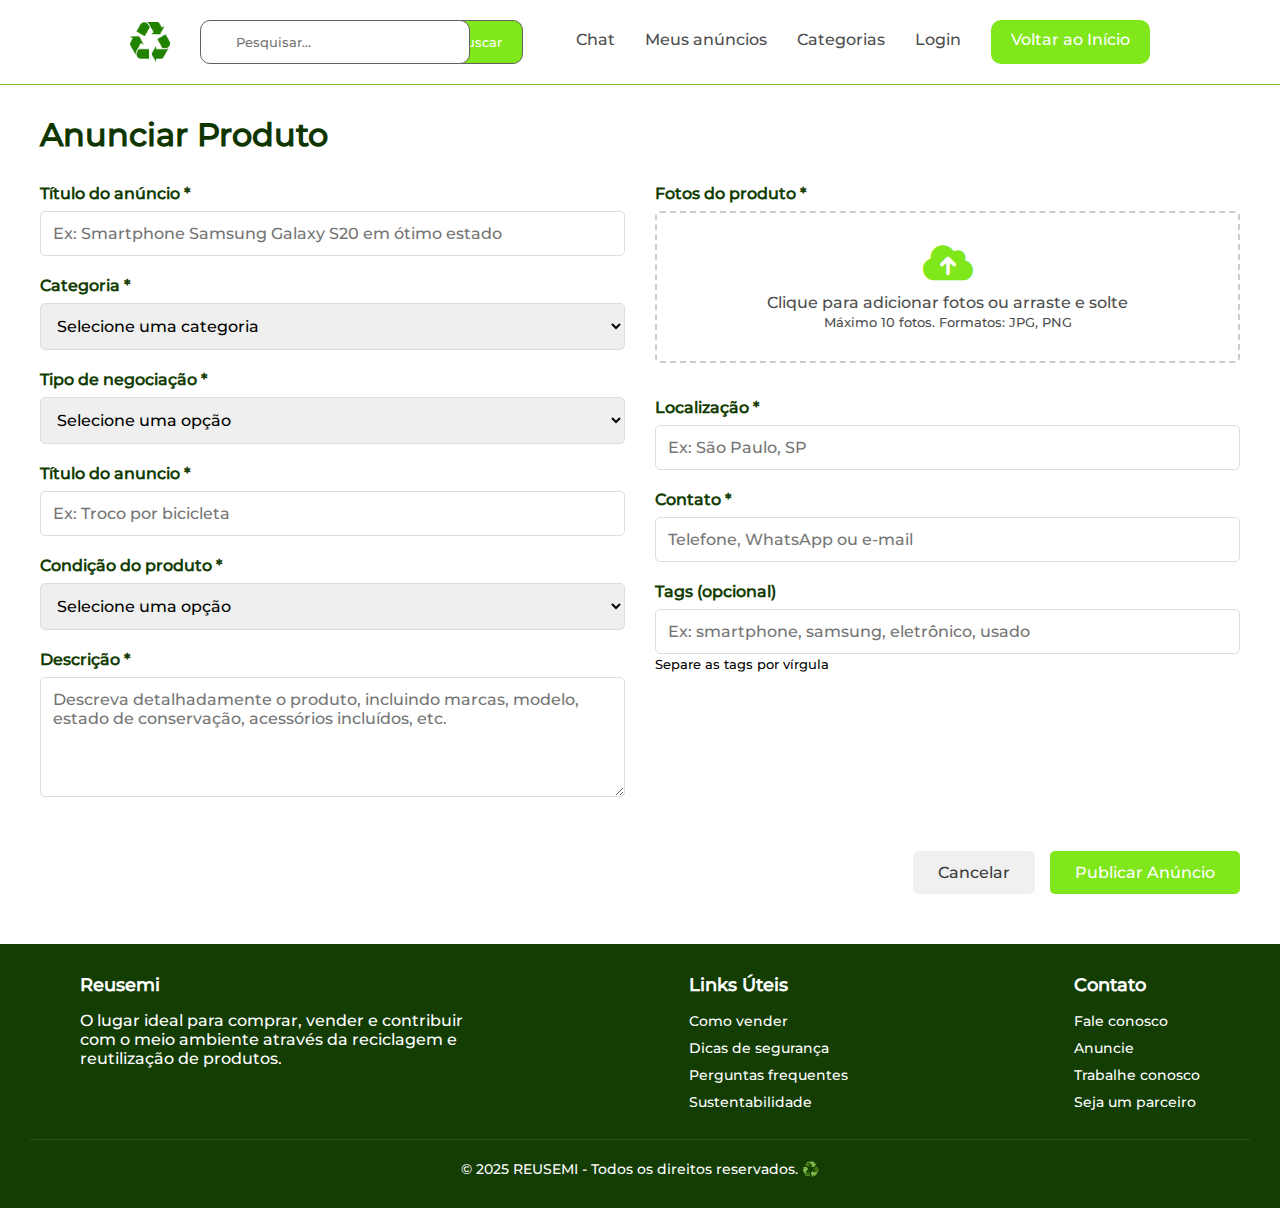
<file: anunciar.html>
<!DOCTYPE html>
<html lang="pt-br">
<head>
    <meta charset="UTF-8">
    <meta name="viewport" content="width=device-width, initial-scale=1.0">
    <title>Anunciar Produto - Reusemi</title>
    <link rel="stylesheet" href="https://cdnjs.cloudflare.com/ajax/libs/font-awesome/6.4.0/css/all.min.css">
    <link rel="shortcut icon" href="images/favicon-32x32.png" type="image/x-icon">
    <link rel="stylesheet" href="anunciar.css">
</head>
<body>
    <header>
        <div class="header-esquerda">
            <img class="logo" src="images/logo.png" alt="logo">
            <form action="/buscar" method="GET">
                <button class="buscar" type="submit">Buscar</button>
                <input class="pesquisar" type="search" name="q" placeholder="Pesquisar...">        
            </form>
        </div>

        <div class="header-group-links">
            <nav>
                <a class="header-link" href="#" id="chat-link">Chat</a>
                <a class="header-link" href="#">Meus anúncios</a>
                <a class="header-link" href="#">Categorias</a>
                <a class="header-link" href="login.html">Login</a>
            </nav>
            <a class="header-special" href="index.html">Voltar ao Início</a>
        </div>
    </header>

    <div class="linha-fina"></div>

    <div class="anuncio-container">
        <h1 class="anuncio-titulo">Anunciar Produto</h1>
        
        <form id="form-anuncio" class="anuncio-form">
            <div class="form-coluna">
                <div class="form-grupo">
                    <label for="titulo">Título do anúncio *</label>
                    <input type="text" id="titulo" name="titulo" required placeholder="Ex: Smartphone Samsung Galaxy S20 em ótimo estado">
                </div>
                
                <div class="form-grupo">
                    <label for="categoria">Categoria *</label>
                    <select id="categoria" name="categoria" required>
                        <option value="">Selecione uma categoria</option>
                        <option value="eletronicos">Eletrônicos</option>
                        <option value="moveis">Móveis</option>
                        <option value="moda">Moda</option>
                        <option value="esportes">Esportes</option>
                        <option value="veiculos">Veículos</option>
                        <option value="imoveis">Imóveis</option>
                        <option value="reciclados">Produtos Reciclados</option>
                    </select>
                </div>
                
                <div class="form-grupo">
                    <label for="tipo-negociacao">Tipo de negociação *</label>
                    <select id="tipo-negociacao" name="tipo-negociacao" required>
                        <option value="">Selecione uma opção</option>
                        <option value="troca">Troca</option>
                        <option value="doacao">Doação</option>
                    </select>
                </div>
                
                <div class="form-grupo">
                    <label for="valor">Título do anuncio *</label>
                    <input type="text" id="valor" name="valor" required placeholder="Ex: Troco por bicicleta">
                </div>
                
                <div class="form-grupo">
                    <label for="condicao">Condição do produto *</label>
                    <select id="condicao" name="condicao" required>
                        <option value="">Selecione uma opção</option>
                        <option value="novo">Novo</option>
                        <option value="usado">Usado</option>
                        <option value="recondicionado">Recondicionado</option>
                    </select>
                </div>
                
                <div class="form-grupo">
                    <label for="descricao">Descrição *</label>
                    <textarea id="descricao" name="descricao" required placeholder="Descreva detalhadamente o produto, incluindo marcas, modelo, estado de conservação, acessórios incluídos, etc."></textarea>
                </div>
            </div>
            
            <div class="form-coluna">
                <div class="form-grupo">
                    <label>Fotos do produto *</label>
                    <div class="upload-area" id="upload-area">
                        <i class="fas fa-cloud-upload-alt"></i>
                        <p>Clique para adicionar fotos ou arraste e solte</p>
                        <p><small>Máximo 10 fotos. Formatos: JPG, PNG</small></p>
                    </div>
                    <input type="file" id="fotos" name="fotos" multiple accept="image/*" style="display: none;">
                    <div id="imagens-preview"></div>
                </div>
                
                <div class="form-grupo">
                    <label for="localizacao">Localização *</label>
                    <input type="text" id="localizacao" name="localizacao" required placeholder="Ex: São Paulo, SP">
                </div>
                
                <div class="form-grupo">
                    <label for="contato">Contato *</label>
                    <input type="text" id="contato" name="contato" required placeholder="Telefone, WhatsApp ou e-mail">
                </div>
                
                <div class="form-grupo">
                    <label for="tags">Tags (opcional)</label>
                    <input type="text" id="tags" name="tags" placeholder="Ex: smartphone, samsung, eletrônico, usado">
                    <small>Separe as tags por vírgula</small>
                </div>
            </div>
        </form>
        
        <div class="botoes-anuncio">
            <button type="button" class="btn btn-cancelar" id="btn-cancelar">Cancelar</button>
            <button type="button" class="btn btn-publicar" id="btn-publicar">Publicar Anúncio</button>
        </div>
    </div>
    
    <footer>
        <div class="container">
            <div class="footer-content">
                <div class="footer-section">
                    <h3>Reusemi</h3>
                    <p>O lugar ideal para comprar, vender e contribuir <br>com o meio ambiente através da reciclagem e<br>reutilização de produtos.</p>
                </div>
                
                <div class="footer-section">
                    <h3>Links Úteis</h3>
                    <ul>
                        <li><a href="#">Como vender</a></li>
                        <li><a href="#">Dicas de segurança</a></li>
                        <li><a href="#">Perguntas frequentes</a></li>
                        <li><a href="#">Sustentabilidade</a></li>
                    </ul>
                </div>
                
                <div class="footer-section">
                    <h3>Contato</h3>
                    <ul>
                        <li><a href="#">Fale conosco</a></li>
                        <li><a href="#">Anuncie</a></li>
                        <li><a href="#">Trabalhe conosco</a></li>
                        <li><a href="#">Seja um parceiro</a></li>
                    </ul>
                </div>
            </div>
            
            <div class="copyright">
                <p>&copy; 2025 REUSEMI - Todos os direitos reservados. ♻️</p>
            </div>
        </div>
    </footer>

    <script>
        document.addEventListener('DOMContentLoaded', function() {
            // Elementos do formulário
            const uploadArea = document.getElementById('upload-area');
            const fileInput = document.getElementById('fotos');
            const imagensPreview = document.getElementById('imagens-preview');
            const formAnuncio = document.getElementById('form-anuncio');
            const btnPublicar = document.getElementById('btn-publicar');
            const btnCancelar = document.getElementById('btn-cancelar');
            
            // Array para armazenar as imagens
            let imagensSelecionadas = [];
            
            // Evento para abrir o seletor de arquivos ao clicar na área de upload
            uploadArea.addEventListener('click', function() {
                fileInput.click();
            });
            
            // Evento para processar arquivos selecionados
            fileInput.addEventListener('change', function(e) {
                const files = e.target.files;
                
                for (let i = 0; i < files.length; i++) {
                    if (imagensSelecionadas.length >= 10) {
                        alert('Máximo de 10 imagens atingido.');
                        break;
                    }
                    
                    const file = files[i];
                    
                    // Verificar se é uma imagem
                    if (!file.type.match('image.*')) {
                        alert('Por favor, selecione apenas imagens.');
                        continue;
                    }
                    
                    // Adicionar ao array
                    imagensSelecionadas.push(file);
                    
                    // Criar preview
                    const reader = new FileReader();
                    
                    reader.onload = function(e) {
                        const previewDiv = document.createElement('div');
                        previewDiv.className = 'imagem-preview';
                        
                        const img = document.createElement('img');
                        img.src = e.target.result;
                        
                        const btnRemover = document.createElement('button');
                        btnRemover.className = 'remover-imagem';
                        btnRemover.innerHTML = '×';
                        btnRemover.type = 'button';
                        
                        // Evento para remover a imagem
                        btnRemover.addEventListener('click', function() {
                            const index = Array.from(imagensPreview.children).indexOf(previewDiv);
                            imagensSelecionadas.splice(index, 1);
                            previewDiv.remove();
                        });
                        
                        previewDiv.appendChild(img);
                        previewDiv.appendChild(btnRemover);
                        imagensPreview.appendChild(previewDiv);
                    };
                    
                    reader.readAsDataURL(file);
                }
                
                // Limpar o input para permitir selecionar os mesmos arquivos novamente
                fileInput.value = '';
            });
            
            // Evento para publicar o anúncio
            btnPublicar.addEventListener('click', function() {
                // Validar campos obrigatórios
                const titulo = document.getElementById('titulo').value;
                const categoria = document.getElementById('categoria').value;
                const tipoNegociacao = document.getElementById('tipo-negociacao').value;
                const valor = document.getElementById('valor').value;
                const condicao = document.getElementById('condicao').value;
                const descricao = document.getElementById('descricao').value;
                const localizacao = document.getElementById('localizacao').value;
                const contato = document.getElementById('contato').value;
                
                if (!titulo || !categoria || !tipoNegociacao || !valor || !condicao || !descricao || !localizacao || !contato) {
                    alert('Por favor, preencha todos os campos obrigatórios.');
                    return;
                }
                
                if (imagensSelecionadas.length === 0) {
                    alert('Por favor, adicione pelo menos uma foto do produto.');
                    return;
                }
                
                // Salvar anúncio no localStorage (simulando persistência)
                const anuncio = {
                    titulo: titulo,
                    categoria: categoria,
                    tipoNegociacao: tipoNegociacao,
                    valor: valor,
                    condicao: condicao,
                    descricao: descricao,
                    localizacao: localizacao,
                    contato: contato,
                    tags: document.getElementById('tags').value,
                    data: new Date().toISOString(),
                    imagens: [] // Em um sistema real, as imagens seriam enviadas para um servidor
                };
                
                // Adicionar ao array de anúncios no localStorage
                let anuncios = JSON.parse(localStorage.getItem('anuncios')) || [];
                anuncios.push(anuncio);
                localStorage.setItem('anuncios', JSON.stringify(anuncios));
                
                // Redirecionar para a página inicial
                alert('Anúncio publicado com sucesso!');
                window.location.href = 'index.html';
            });
            
            // Evento para cancelar
            btnCancelar.addEventListener('click', function() {
                if (confirm('Tem certeza que deseja cancelar? Todas as informações serão perdidas.')) {
                    window.location.href = 'index.html';
                }
            });
            
            // Permitir arrastar e soltar imagens
            uploadArea.addEventListener('dragover', function(e) {
                e.preventDefault();
                uploadArea.style.borderColor = rgb(128, 231, 26);
                uploadArea.style.backgroundColor = 'rgba(128, 231, 26, 0.1)';
            });
            
            uploadArea.addEventListener('dragleave', function(e) {
                e.preventDefault();
                uploadArea.style.borderColor = '#ccc';
                uploadArea.style.backgroundColor = 'transparent';
            });
            
            uploadArea.addEventListener('drop', function(e) {
                e.preventDefault();
                uploadArea.style.borderColor = '#ccc';
                uploadArea.style.backgroundColor = 'transparent';
                
                const files = e.dataTransfer.files;
                fileInput.files = files;
                
                // Disparar evento change manualmente
                const event = new Event('change');
                fileInput.dispatchEvent(event);
            });
        });
    </script>
</body>
</html>
</file>
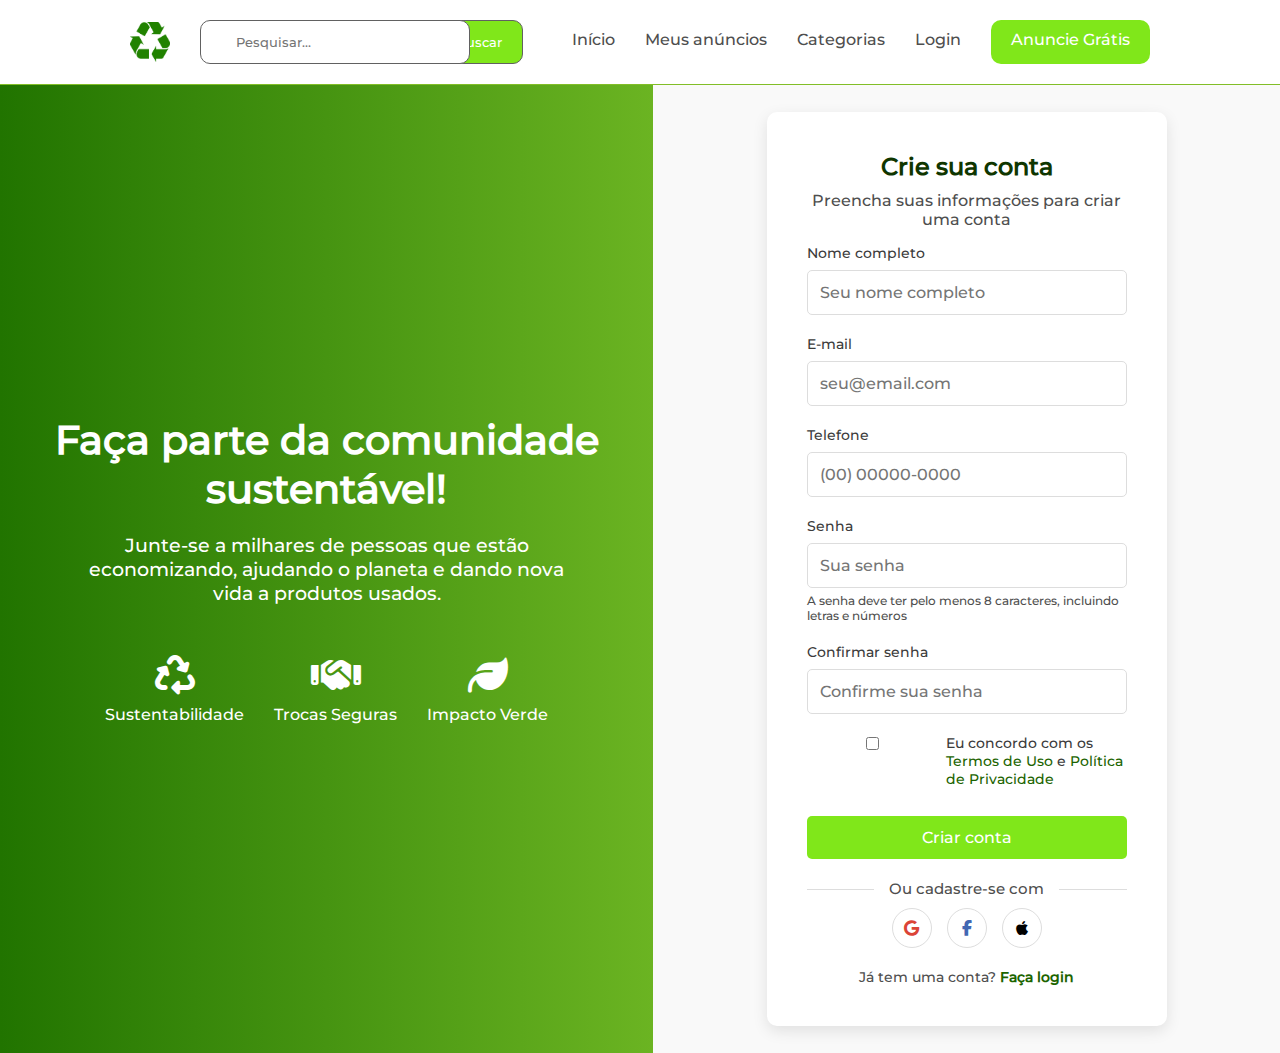
<file: cad.html>
<!DOCTYPE html>
<html lang="pt-br">
<head>
    <meta charset="UTF-8">
    <meta name="viewport" content="width=device-width, initial-scale=1.0">
    <title>Cadastro - Reusemi</title>
    <link rel="stylesheet" href="https://cdnjs.cloudflare.com/ajax/libs/font-awesome/6.4.0/css/all.min.css">
    <link rel="stylesheet" href="login.css">
    <link rel="shortcut icon" href="images/favicon-32x32.png" type="image/x-icon">
    <link rel="stylesheet" href="cad.css">
</head>
<body>
    <header>
        <div class="header-esquerda">
            <img class="logo" src="images/logo.png" alt="logo">
            <form action="/buscar" method="GET">
                <button class="buscar" type="submit">Buscar</button>
                <input class="pesquisar" type="search" name="q" placeholder="Pesquisar...">        
            </form>
        </div>

        <div class="header-group-links">
            <nav>
                <a class="header-link" href="index.html">Início</a>
                <a class="header-link" href="#">Meus anúncios</a>
                <a class="header-link" href="#">Categorias</a>
                <a class="header-link" href="login.html">Login</a>
            </nav>
            <a class="header-special" href="#">Anuncie Grátis</a>
        </div>
    </header>

    <div class="linha-fina"></div>

    <div class="login-container">
        <div class="login-banner">
            <h2>Faça parte da comunidade sustentável!</h2>
            <p>Junte-se a milhares de pessoas que estão economizando, ajudando o planeta e dando nova vida a produtos usados.</p>
            <div class="banner-icons">
                <div class="banner-icon">
                    <i class="fas fa-recycle"></i>
                    <span>Sustentabilidade</span>
                </div>
                <div class="banner-icon">
                    <i class="fas fa-handshake"></i>
                    <span>Trocas Seguras</span>
                </div>
                <div class="banner-icon">
                    <i class="fas fa-leaf"></i>
                    <span>Impacto Verde</span>
                </div>
            </div>
        </div>
        
        <div class="login-form-container">
            <div class="login-form">
                <h2>Crie sua conta</h2>
                <p>Preencha suas informações para criar uma conta</p>
                
                <form id="signupForm">
                    <div class="form-group">
                        <label for="name">Nome completo</label>
                        <input type="text" id="name" name="name" placeholder="Seu nome completo" required>
                    </div>
                    
                    <div class="form-group">
                        <label for="email">E-mail</label>
                        <input type="email" id="email" name="email" placeholder="seu@email.com" required>
                    </div>
                    
                    <div class="form-group">
                        <label for="phone">Telefone</label>
                        <input type="tel" id="phone" name="phone" placeholder="(00) 00000-0000" required>
                    </div>
                    
                    <div class="form-group">
                        <label for="password">Senha</label>
                        <input type="password" id="password" name="password" placeholder="Sua senha" required>
                        <small class="password-hint">A senha deve ter pelo menos 8 caracteres, incluindo letras e números</small>
                    </div>
                    
                    <div class="form-group">
                        <label for="confirmPassword">Confirmar senha</label>
                        <input type="password" id="confirmPassword" name="confirmPassword" placeholder="Confirme sua senha" required>
                    </div>
                    
                    <div class="form-group">
                        <div class="terms">
                            <input type="checkbox" id="terms" name="terms" required>
                            <label for="terms">Eu concordo com os <a href="#" class="terms-link">Termos de Uso</a> e <a href="#" class="terms-link">Política de Privacidade</a></label>
                        </div>
                    </div>
                    
                    <button type="submit" class="login-button">Criar conta</button>
                </form>
                
                <div class="divider">
                    <span>Ou cadastre-se com</span>
                </div>
                
                <div class="social-login">
                    <div class="social-button">
                        <i class="fab fa-google" style="color: #DB4437;"></i>
                    </div>
                    <div class="social-button">
                        <i class="fab fa-facebook-f" style="color: #4267B2;"></i>
                    </div>
                    <div class="social-button">
                        <i class="fab fa-apple"></i>
                    </div>
                </div>
                
                <div class="signup-link">
                    Já tem uma conta? <a href="login.html" id="login-link">Faça login</a>
                </div>
            </div>
        </div>
    </div>

    <script>
        // Validação do formulário de cadastro
        document.getElementById('signupForm').addEventListener('submit', function(e) {
            e.preventDefault();
            
            const name = document.getElementById('name').value;
            const email = document.getElementById('email').value;
            const phone = document.getElementById('phone').value;
            const password = document.getElementById('password').value;
            const confirmPassword = document.getElementById('confirmPassword').value;
            const terms = document.getElementById('terms').checked;
            
            // Validações básicas
            if (password !== confirmPassword) {
                alert('As senhas não coincidem!');
                return;
            }
            
            if (password.length < 8) {
                alert('A senha deve ter pelo menos 8 caracteres!');
                return;
            }
            
            if (!terms) {
                alert('Você deve aceitar os Termos de Uso e Política de Privacidade!');
                return;
            }
            
            // Aqui você normalmente enviaria os dados para o servidor
            // Por enquanto, apenas simularemos um cadastro bem-sucedido
            alert('Cadastro realizado com sucesso! Verifique seu e-mail para ativar sua conta.');
            window.location.href = 'login.html';
        });
        
        // Formatação automática do telefone
        document.getElementById('phone').addEventListener('input', function(e) {
            let value = e.target.value.replace(/\D/g, '');
            
            if (value.length <= 10) {
                value = value.replace(/(\d{2})(\d{4})(\d{0,4})/, '($1) $2-$3');
            } else {
                value = value.replace(/(\d{2})(\d{5})(\d{0,4})/, '($1) $2-$3');
            }
            
            e.target.value = value;
        });
    </script>
</body>
</html>
</file>
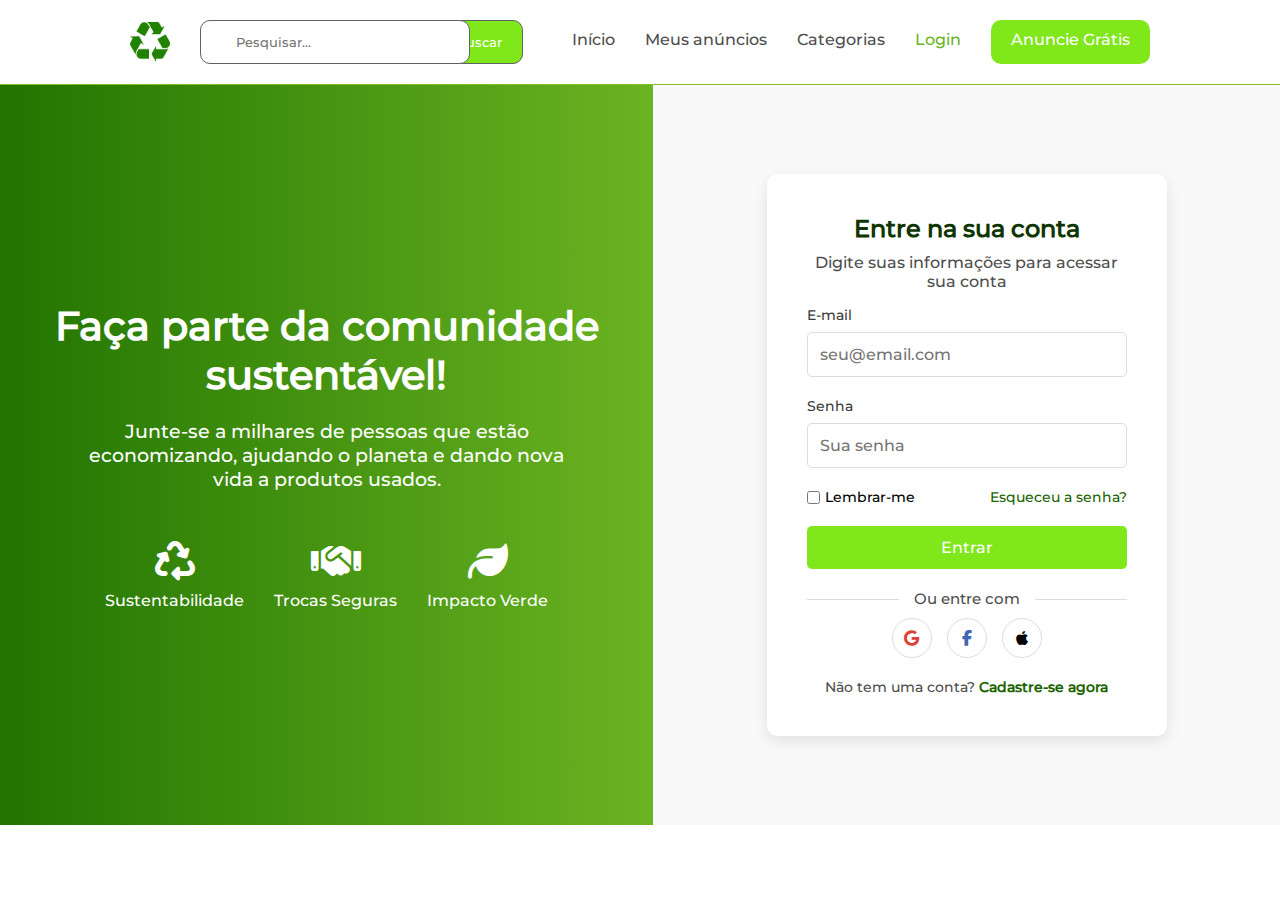
<file: login.html>
<!DOCTYPE html>
<html lang="pt-br">
<head>
    <meta charset="UTF-8">
    <meta name="viewport" content="width=device-width, initial-scale=1.0">
    <title>Login/Cadastro - Reusemi</title>
    <link rel="stylesheet" href="https://cdnjs.cloudflare.com/ajax/libs/font-awesome/6.4.0/css/all.min.css">
    <link rel="stylesheet" href="login.css">
    <link rel="shortcut icon" href="images/favicon-32x32.png" type="image/x-icon">
</head>
<body>
    <header>
        <div class="header-esquerda">
            <img class="logo" src="images/logo.png" alt="logo">
            <form action="/buscar" method="GET">
                <button class="buscar" type="submit">Buscar</button>
                <input class="pesquisar" type="search" name="q" placeholder="Pesquisar...">        
            </form>
        </div>

        <div class="header-group-links">
            <nav>
                <a class="header-link" href="index.html" >Início</a>
                <a class="header-link" href="#">Meus anúncios</a>
                <a class="header-link" href="#">Categorias</a>
                <a class="header-link" href="login.html" style="color: #6bb422;">Login</a>
            </nav>
            <a class="header-special" href="#">Anuncie Grátis</a>
        </div>
    </header>

    <div class="linha-fina"></div>

    <div class="login-container">
        <div class="login-banner">
            <h2>Faça parte da comunidade sustentável!</h2>
            <p>Junte-se a milhares de pessoas que estão economizando, ajudando o planeta e dando nova vida a produtos usados.</p>
            <div class="banner-icons">
                <div class="banner-icon">
                    <i class="fas fa-recycle"></i>
                    <span>Sustentabilidade</span>
                </div>
                <div class="banner-icon">
                    <i class="fas fa-handshake"></i>
                    <span>Trocas Seguras</span>
                </div>
                <div class="banner-icon">
                    <i class="fas fa-leaf"></i>
                    <span>Impacto Verde</span>
                </div>
            </div>
        </div>
        
        <div class="login-form-container">
            <div class="login-form">
                <h2>Entre na sua conta</h2>
                <p>Digite suas informações para acessar sua conta</p>
                
                <form id="loginForm">
                    <div class="form-group">
                        <label for="email">E-mail</label>
                        <input type="email" id="email" name="email" placeholder="seu@email.com" required>
                    </div>
                    
                    <div class="form-group">
                        <label for="password">Senha</label>
                        <input type="password" id="password" name="password" placeholder="Sua senha" required>
                    </div>
                    
                    <div class="form-options">
                        <div class="remember-me">
                            <input type="checkbox" id="remember" name="remember">
                            <label for="remember">Lembrar-me</label>
                        </div>
                        <a href="#" class="forgot-password">Esqueceu a senha?</a>
                    </div>
                    
                    <button type="submit" class="login-button">Entrar</button>
                </form>
                
                <div class="divider">
                    <span>Ou entre com</span>
                </div>
                
                <div class="social-login">
                    <div class="social-button">
                        <i class="fab fa-google" style="color: #DB4437;"></i>
                    </div>
                    <div class="social-button">
                        <i class="fab fa-facebook-f" style="color: #4267B2;"></i>
                    </div>
                    <div class="social-button">
                        <i class="fab fa-apple"></i>
                    </div>
                </div>
                
                <div class="signup-link">
                    Não tem uma conta? <a href="cad.html" id="signup-link">Cadastre-se agora</a>
                </div>
            </div>
        </div>
    </div>
</body>
</html>
</file>
<file: anunciar.css>
@charset "UTF-8";

        @font-face {
          font-family: 'medium';
          src: url('fonts/Montserrat/static/Montserrat-Medium.ttf') format('truetype');
        }

        @font-face {
            font-family: 'bold';
            src: url(fonts/Montserrat/static/Montserrat-Bold.ttf);
        }

        :root {
          --verde-principal: #0f3600;
          --verde-secundario: #1c6400;
          --verde-terciario: rgb(128, 231, 26);
          --verde-claro: rgb(156, 255, 57);
          --verde-escuro: #133d03;
          --cinza-claro: rgb(78, 78, 78);
          --cinza: rgb(59, 59, 59);
        }

        * {
            margin: 0;
            padding: 0;
            font-family: 'medium';
        }

        header {
            display: flex;
            justify-content: space-between;
            margin: 20px 130px 20px 130px;
        }

        .header-esquerda {
            display: flex;
            justify-content: space-between;
            align-items: center;
        }

        .logo {
            width: 40px;
        }

        .pesquisar {
            padding: 13px 35px;
            margin: 0px 0px 0px 30px;
            border-radius: 10px;
            position: relative;
            border: solid rgb(97, 97, 97) .5px;
        }

        .buscar {
            color: white;
            padding: 13px 20px 13px 35px;
            margin-left: 250px;
            border-radius: 10px;
            position: absolute;
            background-color: var(--verde-terciario);
            border: solid rgb(97, 97, 97) .5px;
            transition: background-color .2s;
        }

        .buscar:hover {
            background-color: rgb(108, 202, 13);;
            transition: background-color .2s;
        }

        nav {
            display: flex;
            justify-content: space-between;
            text-align: center;
        }

        .header-link {
            text-decoration: none;
            font-family: 'medium';
            margin: 10px 15px 0px 15px;
            color: var(--cinza-claro);
            transition: color .2s;
        }

        .header-link:hover {
            color: #6bb422;
            transition: color .2s;
        }

        .header-group-links {
            display: flex;
            text-align: center;
        }

        .header-special {
            text-decoration: none;
            background-color: var(--verde-terciario);
            color: white;
            margin-left: 15px;
            padding: 10px 20px 0px 20px;
            border-radius: 10px;
            transition: transform, .5s;
        }

        .header-special:hover {
            transform: translateY(-5px);
            background-color: rgb(108, 202, 13);
        }

        .linha-fina {
            height: 1px;              
            background-color: #82be27; 
            width: 100%;              
            box-shadow: 0 1px 2px rgba(0,0,0,0.05);
        }

        /* Conteúdo principal da página de anúncio */
        .anuncio-container {
            max-width: 1200px;
            margin: 30px auto;
            padding: 0 20px;
        }

        .anuncio-titulo {
            color: var(--verde-principal);
            margin-bottom: 30px;
            font-size: 40;
        }

        .anuncio-form {
            display: flex;
            gap: 30px;
        }

        .form-coluna {
            flex: 1;
        }

        .form-grupo {
            margin-bottom: 20px;
        }

        .form-grupo label {
            display: block;
            margin-bottom: 8px;
            color: var(--verde-escuro);
            font-weight: bold;
        }

        .form-grupo input,
        .form-grupo select,
        .form-grupo textarea {
            width: 100%;
            padding: 12px;
            border: 1px solid #ddd;
            border-radius: 5px;
            font-size: 16px;
            box-sizing: border-box;
        }

        .form-grupo textarea {
            height: 120px;
            resize: vertical;
        }

        .upload-area {
            border: 2px dashed #ccc;
            border-radius: 5px;
            padding: 30px;
            text-align: center;
            cursor: pointer;
            transition: border-color 0.3s;
            margin-bottom: 15px;
        }

        .upload-area:hover {
            border-color: var(--verde-terciario);
        }

        .upload-area i {
            font-size: 40px;
            color: var(--verde-terciario);
            margin-bottom: 10px;
        }

        .upload-area p {
            color: var(--cinza-claro);
        }

        #imagens-preview {
            display: flex;
            flex-wrap: wrap;
            gap: 10px;
            margin-top: 15px;
        }

        .imagem-preview {
            position: relative;
            width: 100px;
            height: 100px;
            border-radius: 5px;
            overflow: hidden;
        }

        .imagem-preview img {
            width: 100%;
            height: 100%;
            object-fit: cover;
        }

        .remover-imagem {
            position: absolute;
            top: 5px;
            right: 5px;
            background: rgba(0,0,0,0.5);
            color: white;
            border: none;
            border-radius: 50%;
            width: 25px;
            height: 25px;
            cursor: pointer;
            display: flex;
            align-items: center;
            justify-content: center;
        }

        .botoes-anuncio {
            display: flex;
            justify-content: flex-end;
            gap: 15px;
            margin-top: 30px;
        }

        .btn {
            padding: 12px 25px;
            border: none;
            border-radius: 5px;
            cursor: pointer;
            font-size: 16px;
            transition: background-color 0.3s;
        }

        .btn-cancelar {
            background-color: #f0f0f0;
            color: var(--cinza);
        }

        .btn-cancelar:hover {
            background-color: #e0e0e0;
        }

        .btn-publicar {
            background-color: var(--verde-terciario);
            color: white;
        }

        .btn-publicar:hover {
            background-color: rgb(108, 202, 13);
        }

        /* Footer */
        footer {
            background-color: var(--verde-escuro);
            color: white;
            padding: 30px 30px;
            margin-top: 50px;
        }

        .footer-content {
            display: flex;
            justify-content: space-between;
            margin: 0px 50px;
        }

        .footer-section h3 {
            margin-bottom: 15px;
            font-size: 18px;
        }

        .footer-section ul {
            list-style: none;
        }

        .footer-section ul li {
            margin-bottom: 8px;
        }

        .footer-section a {
            color: white;
            text-decoration: none;
            font-size: 14px;
            transition: color, .3s;
        }

        .footer-section a:hover {
            color: var(--verde-claro);
        }

        .social-icons {
            display: flex;
            margin-top: 15px;
        }

        .social-icons a {
            display: inline-block;
            width: 35px;
            height: 35px;
            background-color: rgba(255,255,255,0.1);
            border-radius: 50%;
            margin-right: 10px;
            text-align: center;
            line-height: 35px;
            transition: background-color 0.3s;
        }

        .social-icons a:hover {
            background-color: var(--verde-claro);
        }

        .copyright {
            text-align: center;
            margin-top: 20px;
            padding-top: 20px;
            border-top: 1px solid rgba(255,255,255,0.1);
            font-size: 14px;
        }

        /* Responsividade */
        @media (max-width: 768px) {
            header {
                flex-direction: column;
                margin: 20px;
            }

            .header-esquerda {
                justify-content: center;
                margin-bottom: 15px;
            }

            .pesquisar {
                margin-left: 15px;
                width: 200px;
            }

            .buscar {
                margin-left: 180px;
            }

            .categories {
                margin: 15px 20px;
                flex-wrap: wrap;
                gap: 10px;
            }

            .anuncio-form {
                flex-direction: column;
            }

            .footer-content {
                flex-direction: column;
                margin: 0;
            }

            .footer-section {
                margin-bottom: 20px;
            }
        }
</file>
<file: login.css>
@charset "UTF-8";

        @font-face {
          font-family: 'medium';
          src: url('fonts/Montserrat/static/Montserrat-Medium.ttf') format('truetype');
        }

        @font-face {
            font-family: 'bold';
            src: url(fonts/Montserrat/static/Montserrat-Bold.ttf);
        }

        :root {
          --verde-principal: #0f3600;
          --verde-secundario: #1c6400;
          --verde-terciario: rgb(128, 231, 26);
          --verde-claro: rgb(156, 255, 57);
          --verde-escuro: #133d03;
          --cinza-claro: rgb(78, 78, 78);
          --cinza: rgb(59, 59, 59);
        }

        * {
            margin: 0;
            padding: 0;
            font-family: 'medium';
            box-sizing: border-box;
        }

        body {
            overflow-x: hidden;
            width: 100%;
        }

        header {
    display: flex;
    justify-content: space-between;
    margin: 20px 130px 20px 130px;
}

.header-esquerda {
    display: flex;
    justify-content: space-between;
    align-items: center;
}

.logo {
    width: 40px;
}

.pesquisar {
    padding: 13px 35px;
    margin: 0px 0px 0px 30px;
    border-radius: 10px;
    position: relative;
    border: solid rgb(97, 97, 97) .5px;
}

.buscar {
    color: white;
    padding: 13px 20px 13px 35px;
    margin-left: 250px;
    border-radius: 10px;
    position: absolute;
    background-color: var(--verde-terciario);
    border: solid rgb(97, 97, 97) .5px;
    transition: background-color .2s;
}

.buscar:hover {
    background-color: rgb(108, 202, 13);;
    transition: background-color .2s;
}

nav {
    display: flex;
    justify-content: space-between;
    text-align: center;
}

.header-link {
    text-decoration: none;
    font-family: 'medium';
    margin: 10px 15px 0px 15px;
    color: var(--cinza-claro);
    transition: color .2s;
}

.header-link:hover {
    color: #6bb422;
    transition: color .2s;
}

.header-group-links {
    display: flex;
    text-align: center;
}

.header-special {
    text-decoration: none;
    background-color: var(--verde-terciario);
    color: white;
    margin-left: 15px;
    padding: 10px 20px 0px 20px;
    border-radius: 10px;
    transition: transform, .5s;
}

.header-special:hover {
            transform: translateY(-5px);
            background-color: rgb(108, 202, 13);
}

        .linha-fina {
            height: 1px;              
            background-color: #82be27; 
            width: 100%;              
            box-shadow: 0 1px 2px rgba(0,0,0,0.05);
        }

        /* Layout da página de login */
        .login-container {
            display: flex;
            min-height: calc(100vh - 160px);
            max-width: 100vw;
            overflow-x: hidden;
        }

        .login-banner {
            flex: 1;
            background: linear-gradient(to right, #217400, #6bb422);
            color: white;
            display: flex;
            flex-direction: column;
            justify-content: center;
            align-items: center;
            padding: 40px;
            text-align: center;
        }

        .login-banner h2 {
            font-size: 2.5rem;
            margin-bottom: 20px;
        }

        .login-banner p {
            font-size: 1.2rem;
            max-width: 500px;
            margin-bottom: 30px;
        }

        .banner-icons {
            display: flex;
            gap: 30px;
            margin-top: 20px;
        }

        .banner-icon {
            display: flex;
            flex-direction: column;
            align-items: center;
        }

        .banner-icon i {
            font-size: 2.5rem;
            margin-bottom: 10px;
        }

        .login-form-container {
            flex: 1;
            display: flex;
            justify-content: center;
            align-items: center;
            padding: 3vh;
            background-color: #f9f9f9;
        }

        .login-form {
            width: 100%;
            max-width: 400px;
            background-color: white;
            padding: 40px;
            border-radius: 10px;
            box-shadow: 0 5px 15px rgba(0, 0, 0, 0.1);
        }

        .login-form h2 {
            color: var(--verde-principal);
            margin-bottom: 10px;
            text-align: center;
        }

        .login-form p {
            color: var(--cinza-claro);
            margin-bottom: 15px;
            text-align: center;
        }

        .form-group {
            margin-bottom: 20px;
        }

        .form-group label {
            display: block;
            margin-bottom: 8px;
            color: var(--cinza);
            font-size: 14px;
        }

        .form-group input {
            width: 100%;
            padding: 12px;
            border: 1px solid #ddd;
            border-radius: 5px;
            font-size: 16px;
            box-sizing: border-box;
        }

        .form-group input:focus {
            outline: none;
            border-color: var(--verde-secundario);
        }

        .form-options {
            display: flex;
            justify-content: space-between;
            align-items: center;
            margin-bottom: 20px;
            font-size: 14px;
        }

        .remember-me {
            display: flex;
            align-items: center;
        }

        .remember-me input {
            margin-right: 5px;
        }

        .forgot-password {
            color: var(--verde-secundario);
            text-decoration: none;
        }

        .forgot-password:hover {
            text-decoration: underline;
        }

        .login-button {
            width: 100%;
            padding: 12px;
            background-color: var(--verde-terciario);
            color: white;
            border: none;
            border-radius: 5px;
            font-size: 16px;
            cursor: pointer;
            transition: background-color .2s;
            margin-bottom: 10px;
        }

        .login-button:hover {
            background-color: rgb(108, 202, 13);
        }

        .divider {
            text-align: center;
            margin: 10px 0;
            position: relative;
            color: var(--cinza-claro);
            font-size: 15px;
        }

        .divider::before {
            content: "";
            position: absolute;
            top: 50%;
            left: 0;
            right: 0;
            height: 1px;
            background-color: #ddd;
            z-index: 1;
        }

        .divider span {
            background-color: white;
            padding: 0 15px;
            position: relative;
            z-index: 2;
        }

        .social-login {
            display: flex;
            justify-content: center;
            gap: 15px;
            margin-bottom: 20px;
        }

        .social-button {
            width: 40px;
            height: 40px;
            border-radius: 50%;
            border: 1px solid #ddd;
            background-color: white;
            display: flex;
            justify-content: center;
            align-items: center;
            cursor: pointer;
            transition: background-color .2s;
        }

        .social-button:hover {
            background-color: #f5f5f5;
        }

        .signup-link {
            text-align: center;
            font-size: 14px;
            color: var(--cinza-claro);
        }

        .signup-link a {
            color: var(--verde-secundario);
            text-decoration: none;
            font-weight: bold;
        }

        .signup-link a:hover {
            text-decoration: underline;
        }

        /* Responsividade */
        @media (max-width: 768px) {
            header {
                margin: 20px 20px;
                flex-direction: column;
                align-items: center;
            }

            .header-esquerda {
                flex-direction: column;
                width: 100%;
            }

            .header-esquerda form {
                margin: 15px 0;
                width: 100%;
            }

            .pesquisar {
                width: 100%;
            }

            .buscar {
                position: static;
                margin: 10px 0;
                width: 100%;
                height: auto;
                padding: 13px;
            }

            .header-group-links {
                flex-direction: column;
                width: 100%;
                margin-top: 15px;
            }

            nav {
                justify-content: center;
                margin-bottom: 10px;
            }

            .header-special {
                margin-left: 0;
                text-align: center;
            }

            .login-container {
                flex-direction: column;
            }

            .login-banner {
                padding: 30px 20px;
            }

            .login-form-container {
                padding: 30px 20px;
            }
        }
</file>
<file: cad.css>
/* Estilos específicos para a tela de cadastro */
.password-hint {
    color: var(--cinza-claro);
    font-size: 12px;
    margin-top: 5px;
    display: block;
}

.terms {
    display: flex;
    align-items: flex-start;
    font-size: 14px;
}

.terms input {
    margin-right: 8px;
    margin-top: 3px;
}

.terms-link {
    color: var(--verde-secundario);
    text-decoration: none;
}

.terms-link:hover {
    text-decoration: underline;
}

/* Ajustes para telas menores */
@media (max-width: 768px) {
    .terms {
        font-size: 12px;
    }
}
</file>
